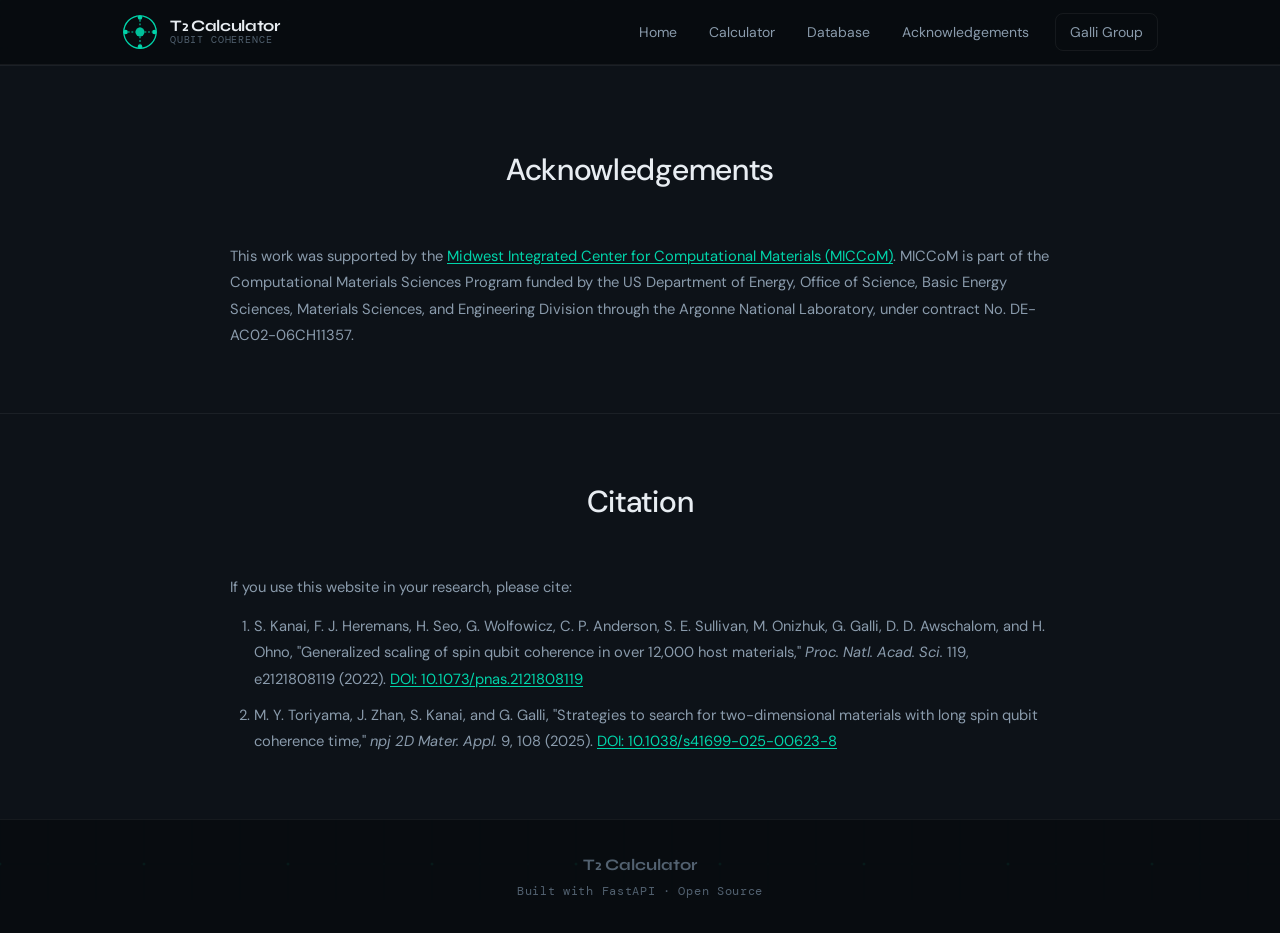
<file: frontend/acknowledgements.html>
<!DOCTYPE html>
<html lang="en">
<head>
  <meta charset="UTF-8" />
  <meta name="viewport" content="width=device-width, initial-scale=1.0" />
  <title>Acknowledgements · Spin Coherence Website</title>
  <link rel="icon" type="image/svg+xml" href="data:image/svg+xml,<svg xmlns='http://www.w3.org/2000/svg' viewBox='0 0 32 32'><circle cx='16' cy='16' r='14' fill='none' stroke='%2300d4aa' stroke-width='2'/><circle cx='16' cy='16' r='4' fill='%2300d4aa'/><line x1='16' y1='2' x2='16' y2='8' stroke='%2300d4aa' stroke-width='2'/><line x1='16' y1='24' x2='16' y2='30' stroke='%2300d4aa' stroke-width='2'/><line x1='2' y1='16' x2='8' y2='16' stroke='%2300d4aa' stroke-width='2'/><line x1='24' y1='16' x2='30' y2='16' stroke='%2300d4aa' stroke-width='2'/></svg>" />
  <link rel="preconnect" href="https://fonts.googleapis.com" />
  <link rel="preconnect" href="https://fonts.gstatic.com" crossorigin />
  <link href="https://fonts.googleapis.com/css2?family=DM+Mono:ital,wght@0,300;0,400;0,500;1,300&family=Syne:wght@400;500;600;700;800&family=DM+Sans:ital,opsz,wght@0,9..40,300;0,9..40,400;0,9..40,500;1,9..40,300&display=swap" rel="stylesheet" />
  <link rel="stylesheet" href="style.css" />
</head>
<body>
  <div class="bg-lattice" aria-hidden="true"><canvas id="latticeCanvas"></canvas></div>

  <header class="site-header">
    <div class="header-inner">
      <a href="index.html" class="logo">
        <svg class="logo-icon" viewBox="0 0 40 40" fill="none" xmlns="http://www.w3.org/2000/svg">
          <circle cx="20" cy="20" r="18" stroke="var(--accent)" stroke-width="1.5"/>
          <circle cx="20" cy="20" r="5" fill="var(--accent)" opacity="0.9"/>
          <circle cx="20" cy="4" r="2.5" fill="var(--accent)"/><circle cx="20" cy="36" r="2.5" fill="var(--accent)"/>
          <circle cx="4" cy="20" r="2.5" fill="var(--accent)"/><circle cx="36" cy="20" r="2.5" fill="var(--accent)"/>
          <line x1="20" y1="6.5" x2="20" y2="15" stroke="var(--accent)" stroke-width="1.2" stroke-dasharray="2 2"/>
          <line x1="20" y1="25" x2="20" y2="33.5" stroke="var(--accent)" stroke-width="1.2" stroke-dasharray="2 2"/>
          <line x1="6.5" y1="20" x2="15" y2="20" stroke="var(--accent)" stroke-width="1.2" stroke-dasharray="2 2"/>
          <line x1="25" y1="20" x2="33.5" y2="20" stroke="var(--accent)" stroke-width="1.2" stroke-dasharray="2 2"/>
        </svg>
        <div class="logo-text">
          <span class="logo-title">T&#x2082; Calculator</span>
          <span class="logo-sub">Qubit Coherence</span>
        </div>
      </a>
      <nav class="header-nav">
        <a href="index.html" class="nav-link">Home</a>
        <a href="calculator.html" class="nav-link">Calculator</a>
        <a href="database.html" class="nav-link">Database</a>
        <a href="acknowledgements.html" class="nav-link">Acknowledgements</a>
        <a href="https://galligroup.uchicago.edu" target="_blank" class="nav-link nav-github">Galli Group</a>
      </nav>
    </div>
  </header>

  <section class="acknowledgements-section" style="padding-top:5rem;" id="acknowledgements">
    <div class="ack-inner">
      <h2 class="ack-title">Acknowledgements</h2>
      <p class="ack-desc">
        This work was supported by the
        <a href="https://miccom-center.org" target="_blank">Midwest Integrated Center for Computational Materials (MICCoM)</a>.
        MICCoM is part of the Computational Materials Sciences Program funded by the US Department of Energy, Office of Science,
        Basic Energy Sciences, Materials Sciences, and Engineering Division through the Argonne National Laboratory, under contract No. DE-AC02-06CH11357.
      </p>
    </div>
  </section>

  <section class="acknowledgements-section" id="citation">
    <div class="ack-inner">
      <h2 class="ack-title">Citation</h2>
      <p class="ack-desc">If you use this website in your research, please cite:</p>
      <ol class="ack-desc" style="margin-top:0.75rem;padding-left:1.5rem;">
        <li style="margin-bottom:0.6rem;">
          S. Kanai, F. J. Heremans, H. Seo, G. Wolfowicz, C. P. Anderson, S. E. Sullivan,
          M. Onizhuk, G. Galli, D. D. Awschalom, and H. Ohno,
          "Generalized scaling of spin qubit coherence in over 12,000 host materials,"
          <em>Proc. Natl. Acad. Sci.</em> 119, e2121808119 (2022).
          <a href="https://doi.org/10.1073/pnas.2121808119" target="_blank">DOI: 10.1073/pnas.2121808119</a>
        </li>
        <li>
          M. Y. Toriyama, J. Zhan, S. Kanai, and G. Galli,
          "Strategies to search for two-dimensional materials with long spin qubit coherence time,"
          <em>npj 2D Mater. Appl.</em> 9, 108 (2025).
          <a href="https://doi.org/10.1038/s41699-025-00623-8" target="_blank">DOI: 10.1038/s41699-025-00623-8</a>
        </li>
      </ol>
    </div>
  </section>

  <footer class="site-footer">
    <div class="footer-inner">
      <div class="footer-logo">T&#x2082; Calculator</div>
      <p class="footer-copy">Built with FastAPI &middot; Open Source</p>
    </div>
  </footer>

  <script src="app.js"></script>
</body>
</html>
</file>
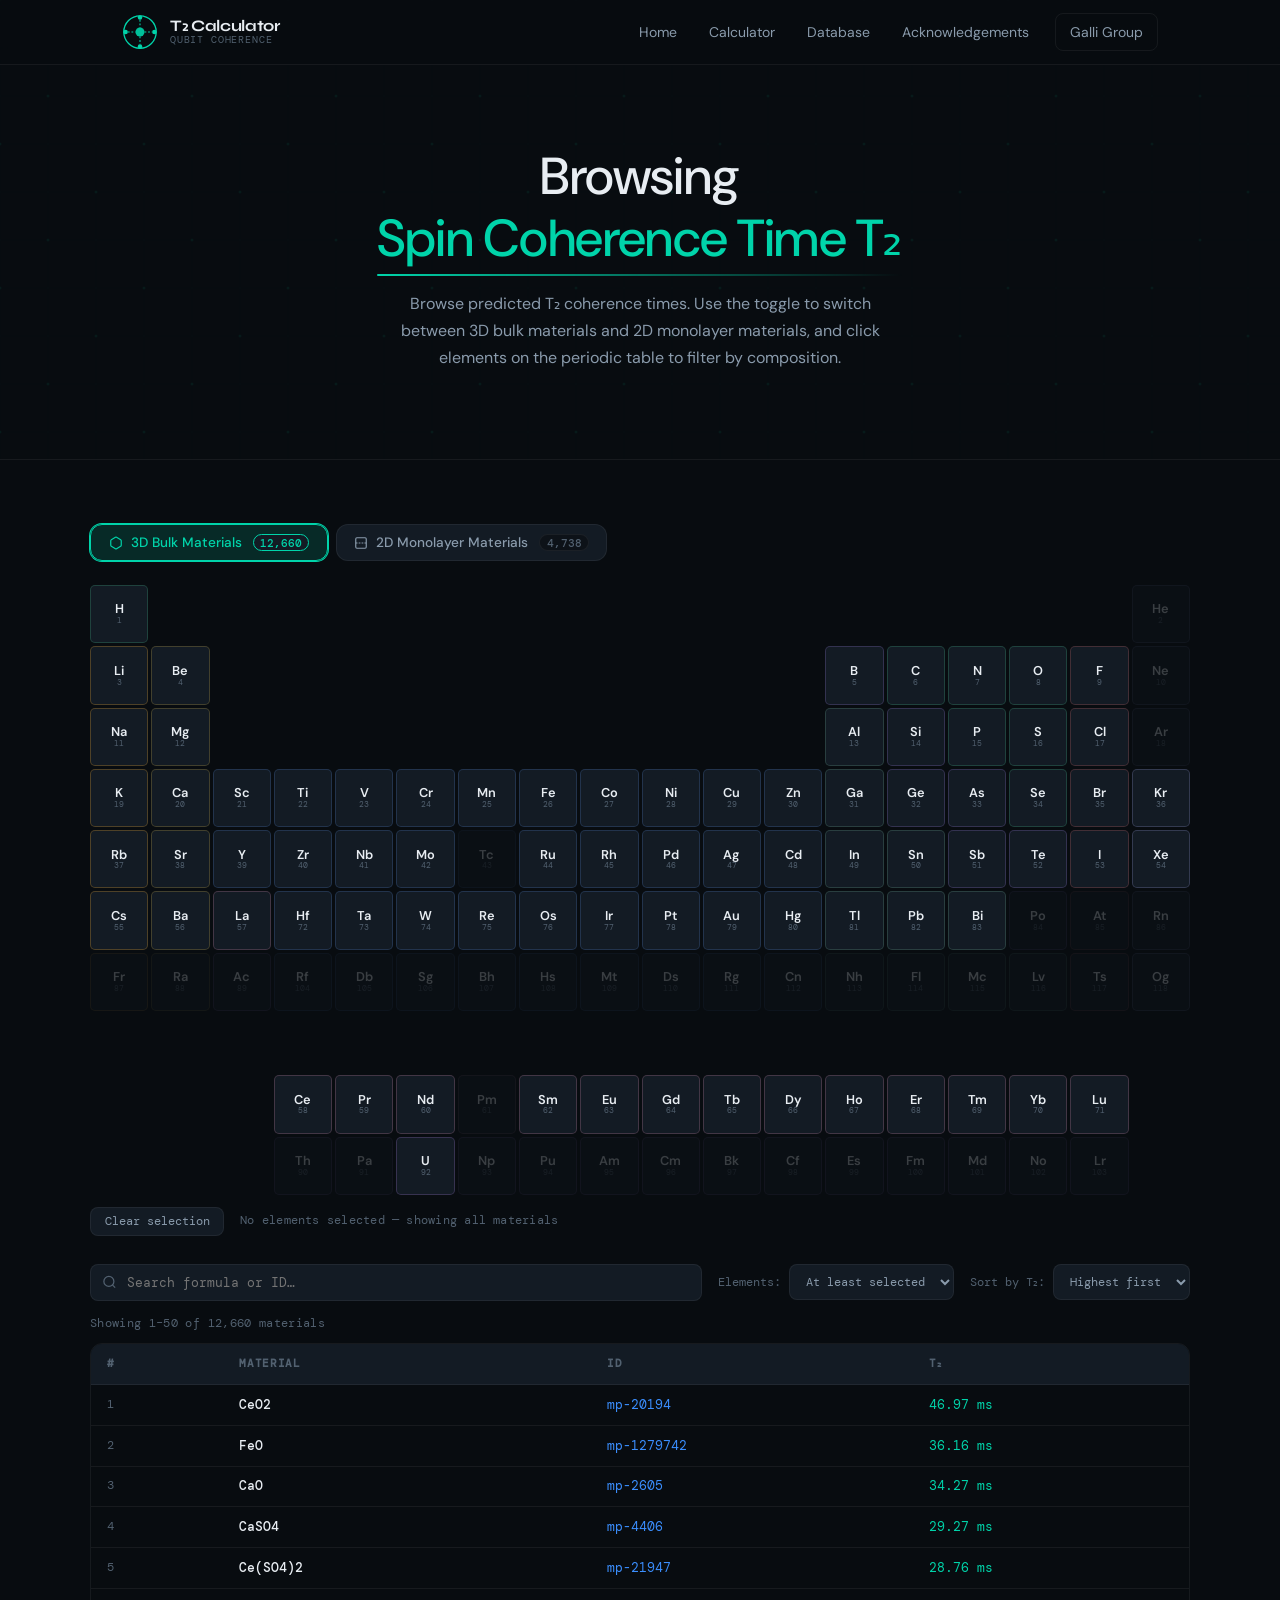
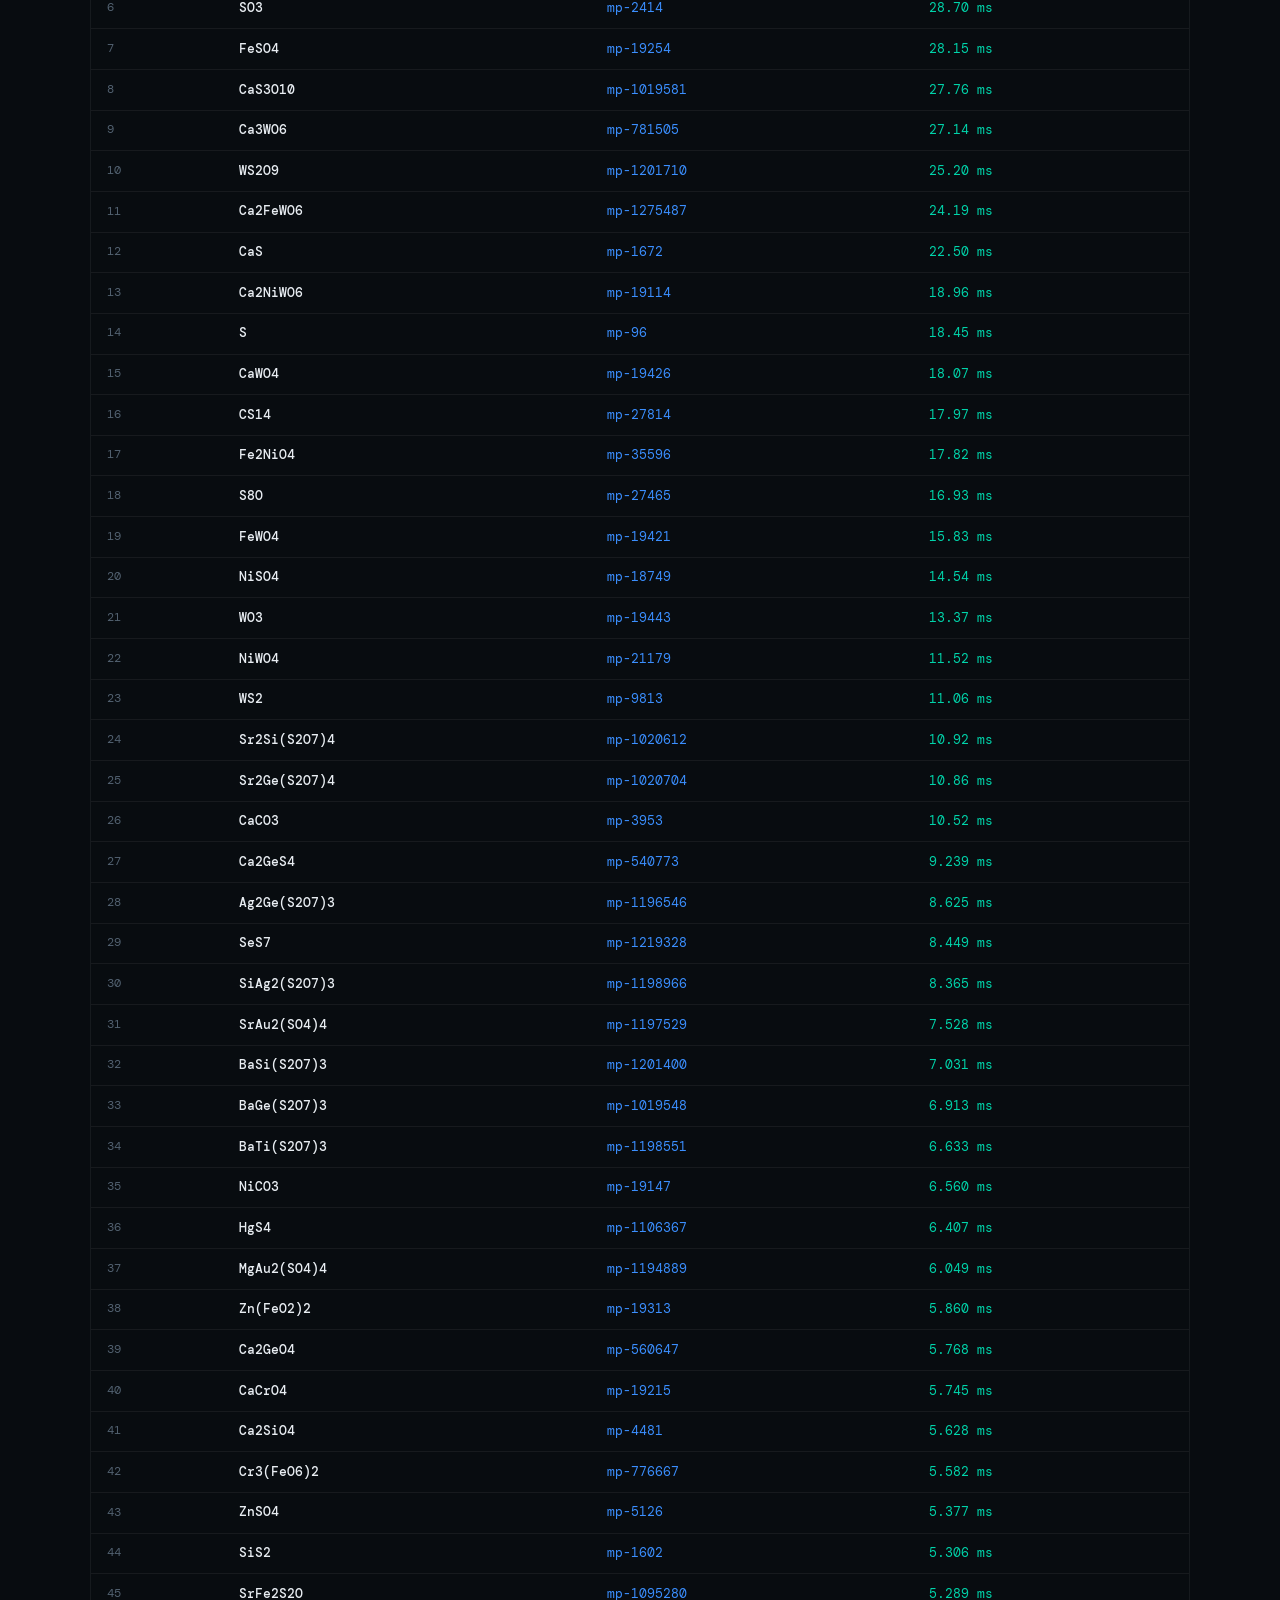
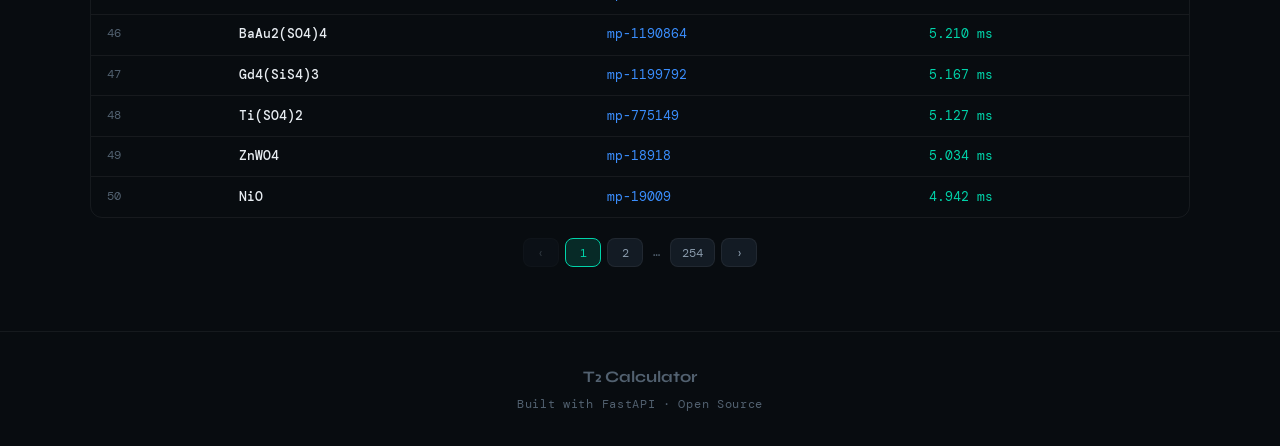
<file: frontend/database.html>
<!DOCTYPE html>
<html lang="en">
<head>
  <meta charset="UTF-8" />
  <meta name="viewport" content="width=device-width, initial-scale=1.0" />
  <title>The Database · Spin Coherence Website</title>
  <link rel="icon" type="image/svg+xml" href="data:image/svg+xml,<svg xmlns='http://www.w3.org/2000/svg' viewBox='0 0 32 32'><circle cx='16' cy='16' r='14' fill='none' stroke='%2300d4aa' stroke-width='2'/><circle cx='16' cy='16' r='4' fill='%2300d4aa'/><line x1='16' y1='2' x2='16' y2='8' stroke='%2300d4aa' stroke-width='2'/><line x1='16' y1='24' x2='16' y2='30' stroke='%2300d4aa' stroke-width='2'/><line x1='2' y1='16' x2='8' y2='16' stroke='%2300d4aa' stroke-width='2'/><line x1='24' y1='16' x2='30' y2='16' stroke='%2300d4aa' stroke-width='2'/></svg>" />
  <link rel="preconnect" href="https://fonts.googleapis.com" />
  <link rel="preconnect" href="https://fonts.gstatic.com" crossorigin />
  <link href="https://fonts.googleapis.com/css2?family=DM+Mono:ital,wght@0,300;0,400;0,500;1,300&family=Syne:wght@400;500;600;700;800&family=DM+Sans:ital,opsz,wght@0,9..40,300;0,9..40,400;0,9..40,500;1,9..40,300&display=swap" rel="stylesheet" />
  <link rel="stylesheet" href="style.css" />
</head>
<body>
  <div class="bg-lattice" aria-hidden="true"><canvas id="latticeCanvas"></canvas></div>

  <header class="site-header">
    <div class="header-inner">
      <a href="index.html" class="logo">
        <svg class="logo-icon" viewBox="0 0 40 40" fill="none" xmlns="http://www.w3.org/2000/svg">
          <circle cx="20" cy="20" r="18" stroke="var(--accent)" stroke-width="1.5"/>
          <circle cx="20" cy="20" r="5" fill="var(--accent)" opacity="0.9"/>
          <circle cx="20" cy="4" r="2.5" fill="var(--accent)"/><circle cx="20" cy="36" r="2.5" fill="var(--accent)"/>
          <circle cx="4" cy="20" r="2.5" fill="var(--accent)"/><circle cx="36" cy="20" r="2.5" fill="var(--accent)"/>
          <line x1="20" y1="6.5" x2="20" y2="15" stroke="var(--accent)" stroke-width="1.2" stroke-dasharray="2 2"/>
          <line x1="20" y1="25" x2="20" y2="33.5" stroke="var(--accent)" stroke-width="1.2" stroke-dasharray="2 2"/>
          <line x1="6.5" y1="20" x2="15" y2="20" stroke="var(--accent)" stroke-width="1.2" stroke-dasharray="2 2"/>
          <line x1="25" y1="20" x2="33.5" y2="20" stroke="var(--accent)" stroke-width="1.2" stroke-dasharray="2 2"/>
        </svg>
        <div class="logo-text">
          <span class="logo-title">T&#x2082; Calculator</span>
          <span class="logo-sub">Qubit Coherence</span>
        </div>
      </a>
      <nav class="header-nav">
        <a href="index.html" class="nav-link">Home</a>
        <a href="calculator.html" class="nav-link">Calculator</a>
        <a href="database.html" class="nav-link">Database</a>
        <a href="acknowledgements.html" class="nav-link">Acknowledgements</a>
        <a href="https://galligroup.uchicago.edu" target="_blank" class="nav-link nav-github">Galli Group</a>
      </nav>
    </div>
  </header>

  <section class="hero">
    <div class="hero-inner">
      <h1 class="hero-title">
        Browsing <br />
        <span class="hero-accent">Spin Coherence Time T&#x2082;</span>
      </h1>
      <p class="hero-desc">Browse predicted T&#x2082; coherence times. Use the toggle to switch between 3D bulk materials and 2D monolayer materials, and click elements on the periodic table to filter by composition.</p>
    </div>
  </section>

  <section class="db-section" id="database">
    <div class="db-inner">

      <!-- Dimensionality toggle -->
      <div class="db-dim-toggle" id="dbDimToggle">
        <button class="db-dim-btn selected" id="dbDim3D" data-dim="3D">
          <svg viewBox="0 0 24 24" fill="none" stroke="currentColor" stroke-width="2" width="14" height="14"><path d="M21 16V8a2 2 0 0 0-1-1.73l-7-4a2 2 0 0 0-2 0l-7 4A2 2 0 0 0 3 8v8a2 2 0 0 0 1 1.73l7 4a2 2 0 0 0 2 0l7-4A2 2 0 0 0 21 16z"/></svg>
          3D Bulk Materials
          <span class="db-dim-count" id="count3D"></span>
        </button>
        <button class="db-dim-btn" id="dbDim2D" data-dim="2D">
          <svg viewBox="0 0 24 24" fill="none" stroke="currentColor" stroke-width="2" width="14" height="14"><rect x="3" y="3" width="18" height="18" rx="2"/><line x1="3" y1="12" x2="21" y2="12" stroke-dasharray="3 2"/></svg>
          2D Monolayer Materials
          <span class="db-dim-count" id="count2D"></span>
        </button>
      </div>

      <!-- Periodic Table -->
      <div class="ptable-wrap">
        <div class="ptable" id="ptable"></div>
        <div class="ptable-controls">
          <button class="ptable-clear-btn" id="ptableClear">Clear selection</button>
          <span class="ptable-hint" id="ptableHint">No elements selected &mdash; showing all materials</span>
        </div>
      </div>

      <!-- Search & Sort bar -->
      <div class="db-toolbar">
        <div class="db-search-wrap">
          <svg viewBox="0 0 24 24" fill="none" stroke="currentColor" stroke-width="2" width="15" height="15" class="db-search-icon"><circle cx="11" cy="11" r="8"/><line x1="21" y1="21" x2="16.65" y2="16.65"/></svg>
          <input type="text" class="db-search" id="dbSearch" placeholder="Search formula or ID&hellip;" autocomplete="off" />
        </div>
        <div class="db-sort-wrap">
          <label class="db-sort-label" for="dbFilterMode">Elements:</label>
          <select class="db-sort" id="dbFilterMode">
            <option value="at-least">At least selected</option>
            <option value="only">Only selected</option>
          </select>
        </div>
        <div class="db-sort-wrap">
          <label class="db-sort-label" for="dbSort">Sort by T&#x2082;:</label>
          <select class="db-sort" id="dbSort">
            <option value="desc">Highest first</option>
            <option value="asc">Lowest first</option>
          </select>
        </div>
      </div>

      <!-- Results count -->
      <div class="db-meta" id="dbMeta">Loading database&hellip;</div>

      <!-- Table -->
      <div class="db-table-wrap">
        <table class="db-table" id="dbTable">
          <thead>
            <tr>
              <th class="db-th">#</th>
              <th class="db-th">Material</th>
              <th class="db-th" id="dbColId">ID</th>
              <th class="db-th" id="dbColSrc" style="display:none">Source Database</th>
              <th class="db-th">T&#x2082;</th>
            </tr>
          </thead>
          <tbody id="dbTbody"></tbody>
        </table>
      </div>

      <!-- Pagination -->
      <div class="db-pagination" id="dbPagination"></div>
    </div>
  </section>

  <footer class="site-footer">
    <div class="footer-inner">
      <div class="footer-logo">T&#x2082; Calculator</div>
      <p class="footer-copy">Built with FastAPI &middot; Open Source</p>
    </div>
  </footer>

  <script src="app.js"></script>
</body>
</html>
</file>
<file: frontend/style.css>
/* =============================================
   T₂ CALCULATOR — STYLESHEET
   ============================================= */

:root {
  --bg:           #080c10;
  --bg-panel:     #0d1218;
  --bg-panel-2:   #111820;
  --bg-card:      #131b24;
  --bg-card-2:    #171f2a;
  --border:       rgba(0, 212, 170, 0.12);
  --border-light: rgba(255, 255, 255, 0.06);
  --accent:       #00d4aa;
  --accent-dim:   rgba(0, 212, 170, 0.15);
  --accent-glow:  rgba(0, 212, 170, 0.25);
  --accent2:      #3b8fff;
  --accent2-dim:  rgba(59, 143, 255, 0.12);
  --text:         #e8edf2;
  --text-2:       #8a9bac;
  --text-3:       #526170;
  --red:          #ff5757;
  --red-dim:      rgba(255, 87, 87, 0.12);
  --font-heading: 'Syne', sans-serif;
  --font-body:    'DM Sans', sans-serif;
  --font-mono:    'DM Mono', monospace;
  --radius:       12px;
  --radius-sm:    8px;
  --shadow:       0 4px 32px rgba(0,0,0,0.5);
  --shadow-accent: 0 0 40px rgba(0, 212, 170, 0.12);
}

*, *::before, *::after { box-sizing: border-box; margin: 0; padding: 0; }
html { scroll-behavior: smooth; }
body {
  background: var(--bg);
  color: var(--text);
  font-family: var(--font-body);
  font-size: 15px;
  line-height: 1.6;
  min-height: 100vh;
  overflow-x: hidden;
}

.bg-lattice {
  position: fixed;
  inset: 0;
  z-index: 0;
  pointer-events: none;
  opacity: 0.35;
}
#latticeCanvas { width: 100%; height: 100%; }

code {
  font-family: var(--font-mono);
  font-size: 0.88em;
  background: var(--accent-dim);
  color: var(--accent);
  padding: 0.1em 0.4em;
  border-radius: 4px;
}

/* ── Header ── */
.site-header {
  position: sticky;
  top: 0;
  z-index: 100;
  background: rgba(8, 12, 16, 0.85);
  backdrop-filter: blur(16px);
  -webkit-backdrop-filter: blur(16px);
  border-bottom: 1px solid var(--border-light);
}
.header-inner {
  max-width: 1100px;
  margin: 0 auto;
  padding: 0 2rem;
  height: 64px;
  display: flex;
  align-items: center;
  justify-content: space-between;
}
.logo { display: flex; align-items: center; gap: 12px; text-decoration: none; }
.logo-icon { width: 36px; height: 36px; flex-shrink: 0; }
.logo-text { display: flex; flex-direction: column; gap: 1px; }
.logo-title {
  font-family: var(--font-heading);
  font-weight: 700;
  font-size: 1rem;
  color: var(--text);
  letter-spacing: -0.02em;
  line-height: 1;
}
.logo-sub {
  font-family: var(--font-mono);
  font-size: 0.65rem;
  color: var(--text-3);
  letter-spacing: 0.08em;
  text-transform: uppercase;
  line-height: 1;
}
.header-nav { display: flex; align-items: center; gap: 0.25rem; }
.nav-link {
  font-family: var(--font-body);
  font-size: 0.875rem;
  color: var(--text-2);
  text-decoration: none;
  padding: 0.4rem 0.875rem;
  border-radius: var(--radius-sm);
  transition: color 0.2s, background 0.2s;
  display: flex;
  align-items: center;
  gap: 6px;
}
.nav-link:hover { color: var(--text); background: var(--bg-card); }
.nav-github { border: 1px solid var(--border-light); margin-left: 0.5rem; }
.nav-github:hover { border-color: var(--border); }

/* ── Hero ── */
.hero {
  position: relative;
  z-index: 1;
  padding: 5rem 2rem 3rem;
  text-align: center;
}
.hero-inner {
  max-width: 720px;
  margin: 0 auto;
  animation: fadeUp 0.7s ease both;
}
.hero-badge {
  display: inline-block;
  font-family: var(--font-mono);
  font-size: 0.72rem;
  letter-spacing: 0.12em;
  text-transform: uppercase;
  color: var(--accent);
  border: 1px solid var(--border);
  padding: 0.3rem 0.9rem;
  border-radius: 100px;
  margin-bottom: 1.75rem;
  background: var(--accent-dim);
}

/* CHANGE 2: Hero title uses DM Sans (body font) instead of Syne */
.hero-title {
  font-family: var(--font-body);
  font-size: clamp(2rem, 5vw, 3.25rem);
  font-weight: 500;
  line-height: 1.2;
  letter-spacing: -0.01em;
  color: var(--text);
  margin-bottom: 1.25rem;
}
.hero-accent {
  color: var(--accent);
  font-weight: 500;
  position: relative;
}
.hero-accent::after {
  content: '';
  position: absolute;
  bottom: -4px;
  left: 0; right: 0;
  height: 2px;
  background: linear-gradient(90deg, var(--accent), transparent);
  border-radius: 2px;
}
.hero-desc {
  font-size: 1rem;
  color: var(--text-2);
  max-width: 520px;
  margin: 0 auto 2.5rem;
  line-height: 1.7;
}
.hero-stats {
  display: flex;
  align-items: center;
  justify-content: center;
  gap: 1.5rem;
  animation: fadeUp 0.7s 0.15s ease both;
}
.stat-item { display: flex; flex-direction: column; align-items: center; gap: 4px; }
.stat-value { font-family: var(--font-mono); font-size: 0.9rem; font-weight: 500; color: var(--accent); }
.stat-label { font-size: 0.72rem; color: var(--text-3); letter-spacing: 0.04em; }
.stat-divider { width: 1px; height: 32px; background: var(--border-light); }

/* ── Main App ── */
.app-main {
  position: relative;
  z-index: 1;
  padding: 1rem 2rem 5rem;
}
.app-container {
  max-width: 780px;
  margin: 0 auto;
  display: flex;
  flex-direction: column;
  gap: 1.5rem;
}

/* ── Panel ── */
.panel {
  background: var(--bg-panel);
  border: 1px solid var(--border-light);
  border-radius: var(--radius);
  padding: 2rem;
  position: relative;
  overflow: hidden;
  animation: fadeUp 0.6s ease both;
}
.panel::before {
  content: '';
  position: absolute;
  top: 0; left: 0; right: 0;
  height: 1px;
  background: linear-gradient(90deg, transparent, var(--border), transparent);
}
.panel-header {
  margin-bottom: 1.75rem;
  display: flex;
  align-items: flex-start;
  justify-content: space-between;
  gap: 1rem;
}
.panel-title {
  font-family: var(--font-heading);
  font-size: 1.1rem;
  font-weight: 700;
  color: var(--text);
  letter-spacing: -0.02em;
  display: flex;
  align-items: center;
  gap: 10px;
  line-height: 1.2;
}
.panel-num {
  font-family: var(--font-mono);
  font-size: 0.7rem;
  color: var(--accent);
  letter-spacing: 0.08em;
  background: var(--accent-dim);
  padding: 0.2em 0.5em;
  border-radius: 4px;
  border: 1px solid var(--border);
}
.panel-desc { font-size: 0.875rem; color: var(--text-3); margin-top: 0.4rem; }

/* ── Drop Zone ── */
.drop-zone {
  border: 1.5px dashed var(--border);
  border-radius: var(--radius);
  padding: 3rem 2rem;
  text-align: center;
  cursor: pointer;
  transition: border-color 0.25s, background 0.25s, box-shadow 0.25s;
  position: relative;
  overflow: hidden;
  background: var(--bg-card);
  min-height: 200px;
  display: flex;
  align-items: center;
  justify-content: center;
}
.drop-zone:hover, .drop-zone:focus, .drop-zone.drag-over {
  border-color: var(--accent);
  background: var(--accent-dim);
  box-shadow: var(--shadow-accent);
  outline: none;
}
.drop-zone.drag-over { border-style: solid; }
.drop-zone-content { display: flex; flex-direction: column; align-items: center; gap: 0.6rem; }
.drop-icon {
  width: 64px; height: 64px;
  color: var(--text-3);
  margin-bottom: 0.5rem;
  transition: color 0.25s, transform 0.25s;
}
.drop-zone:hover .drop-icon, .drop-zone.drag-over .drop-icon {
  color: var(--accent);
  transform: translateY(-4px);
}
.drop-primary { font-size: 0.95rem; font-weight: 500; color: var(--text-2); }
.drop-secondary { font-size: 0.875rem; color: var(--text-3); }
.drop-hint {
  font-family: var(--font-mono);
  font-size: 0.7rem;
  color: var(--text-3);
  letter-spacing: 0.04em;
  margin-top: 0.5rem;
}
.browse-btn {
  background: none; border: none; color: var(--accent); cursor: pointer;
  font: inherit; font-size: 0.875rem; text-decoration: underline;
  text-underline-offset: 2px; padding: 0; transition: opacity 0.2s;
}
.browse-btn:hover { opacity: 0.75; }

/* CHANGE 5: file list in drop zone */
.drop-zone-ready {
  display: flex;
  flex-direction: column;
  align-items: stretch;
  gap: 0.75rem;
  width: 100%;
  padding: 0.5rem;
  animation: fadeIn 0.3s ease;
}
.file-list {
  display: flex;
  flex-direction: column;
  gap: 0.4rem;
  max-height: 220px;
  overflow-y: auto;
}
.file-list::-webkit-scrollbar { width: 4px; }
.file-list::-webkit-scrollbar-track { background: transparent; }
.file-list::-webkit-scrollbar-thumb { background: var(--border); border-radius: 4px; }

.file-list-item {
  display: flex;
  align-items: center;
  gap: 0.75rem;
  background: var(--bg-card-2);
  border: 1px solid var(--border-light);
  border-radius: var(--radius-sm);
  padding: 0.6rem 0.875rem;
}
.file-list-icon { color: var(--accent); flex-shrink: 0; }
.file-list-info { flex: 1; text-align: left; min-width: 0; }
.file-list-name {
  font-family: var(--font-mono);
  font-size: 0.82rem;
  color: var(--text);
  white-space: nowrap;
  overflow: hidden;
  text-overflow: ellipsis;
}
.file-list-size { font-size: 0.72rem; color: var(--text-3); margin-top: 1px; }
.file-list-status {
  font-family: var(--font-mono);
  font-size: 0.7rem;
  padding: 0.15em 0.5em;
  border-radius: 4px;
  flex-shrink: 0;
}
.file-list-status.pending  { background: var(--accent-dim);  color: var(--accent); }
.file-list-status.loading  { background: rgba(59,143,255,0.12); color: var(--accent2); }
.file-list-status.done     { background: rgba(0,212,170,0.12); color: var(--accent); }
.file-list-status.error    { background: var(--red-dim); color: var(--red); }

.file-remove-all {
  display: flex;
  align-items: center;
  justify-content: center;
  gap: 6px;
  background: var(--bg-card);
  border: 1px solid var(--border-light);
  border-radius: var(--radius-sm);
  color: var(--text-3);
  font-family: var(--font-body);
  font-size: 0.78rem;
  cursor: pointer;
  padding: 0.45rem 0.875rem;
  transition: color 0.2s, border-color 0.2s;
  align-self: flex-end;
}
.file-remove-all:hover { color: var(--red); border-color: var(--red); }

/* ── Error ── */
/* ── Ensures HTML 'hidden' attribute always wins over CSS display rules ── */
[hidden] { display: none !important; }

.error-msg {
  display: flex;
  align-items: center;
  gap: 8px;
  background: var(--red-dim);
  border: 1px solid rgba(255,87,87,0.25);
  border-radius: var(--radius-sm);
  padding: 0.75rem 1rem;
  color: var(--red);
  font-size: 0.875rem;
  margin-top: 1rem;
  animation: fadeIn 0.3s ease;
}

/* ── Compute Button ── */
.compute-btn {
  position: relative;
  margin-top: 1.5rem;
  width: 100%;
  padding: 0.9rem 1.5rem;
  background: linear-gradient(135deg, var(--accent) 0%, #00b890 100%);
  color: #080c10;
  font-family: var(--font-heading);
  font-weight: 700;
  font-size: 1rem;
  letter-spacing: 0.01em;
  border: none;
  border-radius: var(--radius);
  cursor: pointer;
  overflow: hidden;
  transition: opacity 0.25s, transform 0.2s, box-shadow 0.25s;
  box-shadow: 0 4px 24px rgba(0,212,170,0.25);
}
.compute-btn:not(:disabled):hover {
  transform: translateY(-2px);
  box-shadow: 0 8px 32px rgba(0,212,170,0.35);
}
.compute-btn:not(:disabled):active { transform: translateY(0); }
.compute-btn:disabled { opacity: 0.35; cursor: not-allowed; box-shadow: none; }
.compute-btn-inner {
  position: relative; z-index: 1;
  display: flex; align-items: center; justify-content: center; gap: 8px;
}
.btn-shimmer {
  position: absolute; inset: 0;
  background: linear-gradient(105deg, transparent 40%, rgba(255,255,255,0.2) 50%, transparent 60%);
  background-size: 200% 100%;
  animation: shimmer 3s infinite;
}
.compute-btn:disabled .btn-shimmer { display: none; }

/* ── Loading ── */
.loading-state {
  display: flex;
  align-items: center;
  gap: 1.25rem;
  margin-top: 1.5rem;
  padding: 1.25rem 1.5rem;
  background: var(--bg-card);
  border: 1px solid var(--border-light);
  border-radius: var(--radius);
  animation: fadeIn 0.3s ease;
}
.spinner-ring {
  width: 36px; height: 36px;
  border: 2px solid var(--border-light);
  border-top-color: var(--accent);
  border-radius: 50%;
  animation: spin 0.8s linear infinite;
  flex-shrink: 0;
}
.loading-primary { font-size: 0.9rem; font-weight: 500; color: var(--text); }
.loading-secondary {
  font-family: var(--font-mono); font-size: 0.75rem; color: var(--accent);
  margin-top: 2px; transition: opacity 0.3s;
}

/* ── Results Panel ── */
.results-panel { animation: fadeUp 0.5s ease both; }
.reset-btn {
  display: flex; align-items: center; gap: 6px;
  background: var(--bg-card); border: 1px solid var(--border-light);
  border-radius: var(--radius-sm); color: var(--text-2);
  font-family: var(--font-body); font-size: 0.8rem;
  cursor: pointer; padding: 0.4rem 0.8rem;
  transition: color 0.2s, border-color 0.2s;
  white-space: nowrap; flex-shrink: 0;
}
.reset-btn:hover { color: var(--text); border-color: var(--border); }

/* CHANGE 5: individual result card per file */
.result-card {
  background: var(--bg-card);
  border: 1px solid var(--border-light);
  border-radius: var(--radius);
  margin-bottom: 1.25rem;
  overflow: hidden;
  animation: fadeUp 0.4s ease both;
}
.result-card-header {
  display: flex;
  align-items: center;
  justify-content: space-between;
  padding: 0.875rem 1.25rem;
  border-bottom: 1px solid var(--border-light);
  background: var(--bg-card-2);
}
.result-card-filename {
  font-family: var(--font-mono);
  font-size: 0.82rem;
  color: var(--accent);
  font-weight: 500;
}
.result-card-index {
  font-family: var(--font-mono);
  font-size: 0.68rem;
  color: var(--text-3);
  letter-spacing: 0.08em;
}
.result-card-body { padding: 1.25rem; }

/* T2 hero inside each card */
.t2-hero {
  background: linear-gradient(135deg, rgba(0,212,170,0.08), rgba(0,212,170,0.03));
  border: 1px solid var(--border);
  border-radius: var(--radius);
  padding: 1.5rem;
  text-align: center;
  margin-bottom: 1.25rem;
  position: relative;
  overflow: hidden;
}
.t2-hero::before {
  content: '';
  position: absolute; top: -60px; left: 50%; transform: translateX(-50%);
  width: 200px; height: 120px;
  background: radial-gradient(ellipse, rgba(0,212,170,0.15), transparent 70%);
  pointer-events: none;
}
.t2-label {
  font-family: var(--font-mono); font-size: 0.72rem;
  letter-spacing: 0.12em; text-transform: uppercase;
  color: var(--accent); margin-bottom: 0.75rem;
}
.t2-value-wrap {
  display: flex; align-items: baseline;
  justify-content: center; gap: 0.5rem; margin-bottom: 0.5rem;
}
.t2-value {
  font-family: var(--font-heading);
  font-size: clamp(2rem, 5vw, 3.25rem);
  font-weight: 800; color: var(--accent);
  letter-spacing: -0.04em; line-height: 1;
}
.t2-unit { font-family: var(--font-mono); font-size: 1.1rem; color: var(--text-2); }
.t2-desc { font-size: 0.8rem; color: var(--text-3); }

/* Info grid */
.info-grid {
  display: grid;
  grid-template-columns: repeat(2, 1fr);
  gap: 0.75rem;
  margin-bottom: 1.25rem;
}
.info-card {
  background: var(--bg-panel);
  border: 1px solid var(--border-light);
  border-radius: var(--radius-sm);
  padding: 0.875rem 1rem;
  animation: fadeIn 0.4s ease both;
}
.info-card-label {
  font-family: var(--font-mono); font-size: 0.68rem;
  letter-spacing: 0.1em; text-transform: uppercase;
  color: var(--text-3); margin-bottom: 0.3rem;
}
.info-card-value { font-family: var(--font-mono); font-size: 0.9rem; color: var(--text); font-weight: 500; }
.formula-value { font-size: 1rem; color: var(--accent2); letter-spacing: 0.02em; }

/* Lattice */
.section-subtitle {
  font-family: var(--font-mono); font-size: 0.72rem;
  letter-spacing: 0.12em; text-transform: uppercase;
  color: var(--text-3); margin-bottom: 0.75rem;
}
.lattice-section { margin-bottom: 1.25rem; }
.lattice-grid {
  display: grid;
  grid-template-columns: repeat(6, 1fr);
  gap: 0.5rem;
}
.lattice-card {
  background: var(--bg-panel);
  border: 1px solid var(--border-light);
  border-radius: var(--radius-sm);
  padding: 0.65rem 0.4rem;
  text-align: center;
  display: flex; flex-direction: column; align-items: center; gap: 3px;
}
.lattice-sym { font-family: 'Georgia', serif; font-style: italic; font-size: 0.95rem; color: var(--accent2); line-height: 1; }
.lattice-val { font-family: var(--font-mono); font-size: 0.78rem; color: var(--text); font-weight: 500; }
.lattice-unit { font-family: var(--font-mono); font-size: 0.6rem; color: var(--text-3); }

/* Raw JSON */
.raw-section { border-top: 1px solid var(--border-light); padding-top: 1rem; margin-top: 0.5rem; }
.raw-toggle {
  background: none; border: none; color: var(--text-2);
  font-family: var(--font-mono); font-size: 0.78rem;
  cursor: pointer; display: flex; align-items: center;
  gap: 8px; padding: 0.5rem 0;
  transition: color 0.2s; letter-spacing: 0.02em;
}
.raw-toggle:hover { color: var(--accent); }
.raw-toggle .chevron { transition: transform 0.25s; margin-left: auto; }
.raw-toggle[aria-expanded="true"] .chevron { transform: rotate(180deg); }
.raw-content { margin-top: 0.75rem; animation: fadeIn 0.3s ease; }
.raw-json {
  background: var(--bg); border: 1px solid var(--border-light);
  border-radius: var(--radius-sm); padding: 1.25rem;
  font-family: var(--font-mono); font-size: 0.78rem;
  line-height: 1.7; color: var(--accent);
  white-space: pre-wrap; word-break: break-all;
  max-height: 320px; overflow-y: auto;
}
.raw-json::-webkit-scrollbar { width: 4px; }
.raw-json::-webkit-scrollbar-track { background: transparent; }
.raw-json::-webkit-scrollbar-thumb { background: var(--border); border-radius: 4px; }

.download-row {
  display: flex;
  gap: 0.6rem;
  margin-top: 1.25rem;
  padding-top: 1.25rem;
  border-top: 1px solid var(--border-light);
}
.download-btn {
  display: flex;
  align-items: center;
  gap: 0.4rem;
  padding: 0.45rem 0.9rem;
  border-radius: var(--radius-sm);
  border: 1px solid var(--border-light);
  background: var(--bg-card);
  color: var(--text-2);
  font-family: var(--font-mono);
  font-size: 0.75rem;
  letter-spacing: 0.03em;
  cursor: pointer;
  transition: border-color 0.2s, color 0.2s, background 0.2s;
}
.download-btn:hover {
  border-color: var(--accent);
  color: var(--accent);
  background: var(--accent-dim);
}
.download-btn-excel:hover {
  border-color: #1d7a45;
  color: #2db86a;
  background: rgba(29, 122, 69, 0.12);
}

/* ── About ── */
.about-section {
  position: relative; z-index: 1;
  padding: 5rem 2rem;
  border-top: 1px solid var(--border-light);
  background: var(--bg-panel);
}
.about-inner { max-width: 1100px; margin: 0 auto; }

/* Section titles — DM Sans to match hero title */
.about-title, .ack-title, .theory-title {
  font-family: var(--font-body);
  font-size: clamp(1.5rem, 3vw, 1.9rem);
  font-weight: 500;
  letter-spacing: -0.01em;
  text-align: center;   /* (3) centers Acknowledgements title */
  color: var(--text);
  margin-bottom: 3rem;
}

.steps-grid { display: grid; grid-template-columns: repeat(4, 1fr); gap: 1.25rem; margin-bottom: 0; }
.step-card {
  background: var(--bg-card); border: 1px solid var(--border-light);
  border-radius: var(--radius); padding: 1.5rem 1.25rem;
  transition: border-color 0.25s, transform 0.25s;
}
.step-card:hover { border-color: var(--border); transform: translateY(-4px); }
.step-num {
  font-family: var(--font-mono); font-size: 0.7rem;
  letter-spacing: 0.1em; color: var(--accent);
  background: var(--accent-dim); padding: 0.2em 0.6em;
  border-radius: 4px; display: inline-block; margin-bottom: 0.875rem;
}
.step-card h3 {
  font-family: var(--font-heading); font-size: 0.95rem;
  font-weight: 700; margin-bottom: 0.5rem; letter-spacing: -0.01em;
}
.step-card p { font-size: 0.83rem; color: var(--text-2); line-height: 1.65; }

/* CHANGE 2: Theory section below the step cards */
.theory-section {
  margin-top: 3.5rem;
  border-top: 1px solid var(--border-light);
  padding-top: 3rem;
}
.theory-title {
  font-family: var(--font-body);
  font-size: 1.15rem;
  font-weight: 500;
  color: var(--text);
  margin-bottom: 1.25rem;
  letter-spacing: -0.01em;
  max-width: 820px;
  margin-left: auto;
  margin-right: auto;
  text-align: center;
}
.theory-body {
  font-size: 0.9rem;
  color: var(--text-2);
  line-height: 1.8;
  max-width: 820px;
  margin-left: auto;
  margin-right: auto;
}
.theory-body p { margin-bottom: 1rem; }
.theory-body p:last-child { margin-bottom: 0; }
.theory-body a { color: var(--accent); text-decoration: underline; text-underline-offset: 2px; }
.theory-body strong { color: var(--text); font-weight: 500; }

/* (1) Indented bullet points */
.theory-body ul, .theory-body ol {
  margin: 0.75rem 0 1rem 2rem;
  padding: 0;
}
.theory-body li {
  margin-bottom: 0.55rem;
  line-height: 1.75;
}
.theory-body li:last-child { margin-bottom: 0; }

/* Citation superscript links */
.cite-link, .cite-link-nohover {
  color: var(--accent);
  text-decoration: none;
  font-size: 0.78em;
  vertical-align: super;
  line-height: 0;
  font-family: var(--font-mono);
  padding: 0 1px;
}
.cite-link { transition: opacity 0.2s; }
.cite-link:hover { opacity: 0.7; text-decoration: underline; }

/* References block */
.theory-references {
  margin-top: 2.5rem;
  padding-top: 1.75rem;
  border-top: 1px solid var(--border-light);
}
.theory-references-title {
  font-family: var(--font-body);
  font-size: 1rem;
  font-weight: 500;
  color: var(--text);
  margin-bottom: 0.75rem;
  letter-spacing: -0.01em;
}
/* (2) References label stays flush-left; numbered items are indented */
.theory-references ol {
  list-style: decimal;
  margin: 0 0 0 2rem;  /* indent the list without moving the label */
  padding: 0;
}
.theory-references li {
  font-size: 0.83rem;
  color: var(--text-3);
  line-height: 1.65;
  margin-bottom: 0.6rem;
  scroll-margin-top: 80px;
}
.theory-references li a {
  color: var(--accent);
  text-decoration: underline;
  text-underline-offset: 2px;
}
.theory-references li a:hover { opacity: 0.75; }

/* (4) Dimensionality selector */
.dim-selector-wrap {
  margin-top: 0;
  margin-bottom: 1.25rem;
  display: flex;
  flex-direction: column;
  gap: 0.5rem;
}
.dim-selector-label {
  font-family: var(--font-mono);
  font-size: 0.72rem;
  letter-spacing: 0.1em;
  text-transform: uppercase;
  color: var(--text-3);
}
.dim-selector-pills {
  display: flex;
  gap: 0.5rem;
}
.dim-pill {
  flex: 1;
  padding: 0.6rem 1rem;
  border-radius: var(--radius-sm);
  border: 1.5px solid var(--border-light);
  background: var(--bg-card);
  color: var(--text-2);
  font-family: var(--font-body);
  font-size: 0.9rem;
  font-weight: 500;
  cursor: pointer;
  transition: border-color 0.2s, background 0.2s, color 0.2s;
  text-align: center;
}
.dim-pill:hover {
  border-color: var(--border);
  color: var(--text);
}
.dim-pill.selected {
  border-color: var(--accent);
  background: var(--accent-dim);
  color: var(--accent);
}
.dim-pill-sub {
  display: block;
  font-family: var(--font-mono);
  font-size: 0.65rem;
  color: var(--text-3);
  margin-top: 2px;
  letter-spacing: 0.04em;
}
.dim-pill.selected .dim-pill-sub { color: var(--accent); opacity: 0.7; }

/* Heterostructure pill uses accent2 when selected */
#pillHetero.selected {
  border-color: var(--accent2);
  background: var(--accent2-dim);
  color: var(--accent2);
}
#pillHetero.selected .dim-pill-sub { color: var(--accent2); opacity: 0.7; }

/* ── Heterostructure dual drop zones ── */
.hetero-zones {
  display: grid;
  grid-template-columns: 1fr 1fr;
  gap: 1rem;
}
.hetero-zone-col {
  display: flex;
  flex-direction: column;
  gap: 0.5rem;
}
.hetero-zone-header {
  display: flex;
  align-items: center;
  gap: 0.5rem;
}
.hetero-zone-title {
  font-family: var(--font-mono);
  font-size: 0.72rem;
  letter-spacing: 0.08em;
  text-transform: uppercase;
  color: var(--text-3);
}
.hetero-badge {
  font-family: var(--font-mono);
  font-size: 0.65rem;
  font-weight: 500;
  padding: 0.1em 0.5em;
  border-radius: 4px;
  letter-spacing: 0.06em;
}
.hetero-badge-2d {
  background: var(--accent-dim);
  color: var(--accent);
  border: 1px solid var(--border);
}
.hetero-badge-3d {
  background: var(--accent2-dim);
  color: var(--accent2);
  border: 1px solid rgba(59,143,255,0.2);
}
/* Smaller padding for hetero drop zones so they fit side-by-side */
.hetero-drop {
  padding: 1.5rem 1rem;
  min-height: 160px;
}
/* 3D drop zone accent uses --accent2 */
.hetero-drop-3d { border-color: rgba(59,143,255,0.15); }
.hetero-drop-3d:hover,
.hetero-drop-3d.drag-over { border-color: var(--accent2); }
.drop-icon-sm svg { width: 44px; height: 44px; }

@media (max-width: 600px) {
  .hetero-zones { grid-template-columns: 1fr; }
}
  display: flex;
  flex-wrap: wrap;
  gap: 1.5rem;
  margin: 2rem 0;
}
.theory-figure {
  flex: 1 1 280px;
  max-width: 480px;
}
.theory-figure img {
  width: 100%;
  height: auto;
  border-radius: var(--radius-sm);
  border: 1px solid var(--border-light);
  display: block;
}
.theory-figure figcaption {
  font-family: var(--font-mono);
  font-size: 0.72rem;
  color: var(--text-3);
  margin-top: 0.6rem;
  line-height: 1.5;
  letter-spacing: 0.02em;
}

/* ── CHANGE 1: Acknowledgements — same style as About section ── */
.acknowledgements-section {
  position: relative;
  z-index: 1;
  padding: 4rem 2rem;
  border-top: 1px solid var(--border-light);
  background: var(--bg-panel);
}
.ack-inner { max-width: 820px; margin: 0 auto; }
/* .ack-title shares styles with .about-title above */
.ack-desc {
  font-size: 0.92rem;
  color: var(--text-2);
  line-height: 1.8;
  text-align: left;
}
.ack-desc a {
  color: var(--accent);
  text-decoration: underline;
  text-underline-offset: 2px;
  transition: opacity 0.2s;
}
.ack-desc a:hover { opacity: 0.75; }

/* ── Database Explorer ── */
.db-section {
  position: relative; z-index: 1;
  padding: 4rem 2rem;
  border-top: 1px solid var(--border-light);
  background: var(--bg);
}
.db-inner { max-width: 1100px; margin: 0 auto; }

/* Periodic table */
.ptable-wrap { margin-bottom: 1.75rem; }
.ptable {
  display: grid;
  grid-template-columns: repeat(18, minmax(0, 1fr));
  gap: 3px;
  margin-bottom: 0.75rem;
}
.pt-cell {
  aspect-ratio: 1;
  display: flex;
  flex-direction: column;
  align-items: center;
  justify-content: center;
  border-radius: 5px;
  border: 1px solid var(--border-light);
  background: var(--bg-card);
  cursor: pointer;
  transition: border-color 0.15s, background 0.15s, transform 0.1s;
  min-width: 0;
  padding: 2px;
  user-select: none;
}
.pt-cell:hover {
  border-color: var(--accent);
  background: var(--accent-dim);
  transform: scale(1.1);
  z-index: 2;
  position: relative;
}
.pt-cell.selected {
  border-color: var(--accent);
  background: var(--accent-dim);
  box-shadow: 0 0 0 1px var(--accent);
}
.pt-cell.unavailable {
  opacity: 0.22;
  cursor: default;
  pointer-events: none;
}
.pt-cell.placeholder { border: none; background: transparent; cursor: default; pointer-events: none; }
.pt-sym  { font-family: var(--font-body); font-size: clamp(0.45rem, 1vw, 0.8rem); font-weight: 600; color: var(--text); line-height: 1; }
.pt-num  { font-family: var(--font-mono); font-size: clamp(0.3rem, 0.6vw, 0.55rem); color: var(--text-3); line-height: 1; margin-top: 1px; }

/* Category colours (subtle) */
.pt-alkali     { border-color: rgba(255,180,50,0.25); }
.pt-alkaline   { border-color: rgba(255,210,80,0.2); }
.pt-transition { border-color: rgba(100,160,255,0.18); }
.pt-post       { border-color: rgba(140,220,180,0.18); }
.pt-metalloid  { border-color: rgba(180,140,255,0.2); }
.pt-nonmetal   { border-color: rgba(80,220,160,0.2); }
.pt-halogen    { border-color: rgba(255,120,120,0.2); }
.pt-noble      { border-color: rgba(180,180,255,0.2); }
.pt-lanthanide { border-color: rgba(255,160,200,0.2); }
.pt-actinide   { border-color: rgba(200,140,255,0.2); }

.ptable-controls {
  display: flex;
  align-items: center;
  gap: 1rem;
  flex-wrap: wrap;
}
.ptable-clear-btn {
  font-family: var(--font-mono);
  font-size: 0.75rem;
  padding: 0.35rem 0.85rem;
  border: 1px solid var(--border-light);
  border-radius: var(--radius-sm);
  background: var(--bg-card);
  color: var(--text-2);
  cursor: pointer;
  transition: border-color 0.2s, color 0.2s;
}
.ptable-clear-btn:hover { border-color: var(--accent); color: var(--accent); }
.ptable-hint {
  font-family: var(--font-mono);
  font-size: 0.72rem;
  color: var(--text-3);
  letter-spacing: 0.02em;
}

/* Toolbar */
.db-toolbar {
  display: flex;
  gap: 1rem;
  align-items: center;
  margin-bottom: 0.9rem;
  flex-wrap: wrap;
}
.db-search-wrap {
  position: relative;
  flex: 1;
  min-width: 200px;
}
.db-search-icon {
  position: absolute;
  left: 0.75rem;
  top: 50%;
  transform: translateY(-50%);
  color: var(--text-3);
  pointer-events: none;
}
.db-search {
  width: 100%;
  padding: 0.55rem 0.75rem 0.55rem 2.25rem;
  border-radius: var(--radius-sm);
  border: 1px solid var(--border-light);
  background: var(--bg-card);
  color: var(--text);
  font-family: var(--font-mono);
  font-size: 0.82rem;
  outline: none;
  transition: border-color 0.2s;
}
.db-search:focus { border-color: var(--accent); }
.db-sort-wrap { display: flex; align-items: center; gap: 0.5rem; flex-shrink: 0; }
.db-sort-label { font-family: var(--font-mono); font-size: 0.75rem; color: var(--text-3); white-space: nowrap; }
.db-sort {
  padding: 0.5rem 0.75rem;
  border-radius: var(--radius-sm);
  border: 1px solid var(--border-light);
  background: var(--bg-card);
  color: var(--text-2);
  font-family: var(--font-mono);
  font-size: 0.78rem;
  outline: none;
  cursor: pointer;
  transition: border-color 0.2s;
}
.db-sort:focus { border-color: var(--accent); }

/* Meta */
.db-meta {
  font-family: var(--font-mono);
  font-size: 0.72rem;
  color: var(--text-3);
  letter-spacing: 0.03em;
  margin-bottom: 0.6rem;
}

/* Table */
.db-table-wrap {
  border: 1px solid var(--border-light);
  border-radius: var(--radius);
  overflow: hidden;
  overflow-x: auto;
}
.db-table {
  width: 100%;
  border-collapse: collapse;
  font-family: var(--font-mono);
  font-size: 0.8rem;
}
.db-th {
  background: var(--bg-card);
  color: var(--text-3);
  font-size: 0.7rem;
  font-weight: 600;
  letter-spacing: 0.06em;
  text-transform: uppercase;
  padding: 0.7rem 1rem;
  text-align: left;
  border-bottom: 1px solid var(--border-light);
  white-space: nowrap;
}
.db-table tbody tr {
  border-bottom: 1px solid var(--border-light);
  transition: background 0.12s;
}
.db-table tbody tr:last-child { border-bottom: none; }
.db-table tbody tr:hover { background: var(--bg-card); }
.db-td {
  padding: 0.6rem 1rem;
  color: var(--text-2);
  white-space: nowrap;
}
.db-td-num { color: var(--text-3); font-size: 0.72rem; }
.db-td-formula { color: var(--text); font-weight: 500; }
.db-td-id a {
  color: var(--accent2);
  text-decoration: none;
  transition: opacity 0.15s;
}
.db-td-id a:hover { opacity: 0.75; text-decoration: underline; }
.db-td-t2 { color: var(--accent); }

/* Pagination */
.db-pagination {
  display: flex;
  gap: 0.4rem;
  align-items: center;
  justify-content: center;
  margin-top: 1.25rem;
  flex-wrap: wrap;
}
.db-page-btn {
  font-family: var(--font-mono);
  font-size: 0.75rem;
  padding: 0.35rem 0.7rem;
  border-radius: var(--radius-sm);
  border: 1px solid var(--border-light);
  background: var(--bg-card);
  color: var(--text-2);
  cursor: pointer;
  transition: border-color 0.15s, color 0.15s, background 0.15s;
  min-width: 36px;
  text-align: center;
}
.db-page-btn:hover { border-color: var(--accent); color: var(--accent); }
.db-page-btn.active { border-color: var(--accent); color: var(--accent); background: var(--accent-dim); }
.db-page-btn:disabled { opacity: 0.3; pointer-events: none; }
.db-page-ellipsis { font-family: var(--font-mono); font-size: 0.75rem; color: var(--text-3); padding: 0 0.2rem; }

/* ── Footer ── */
.site-footer {
  position: relative; z-index: 1;
  border-top: 1px solid var(--border-light);
  padding: 2rem; text-align: center;
}
.footer-inner { max-width: 1100px; margin: 0 auto; }
.footer-logo { font-family: var(--font-heading); font-size: 1rem; font-weight: 700; color: var(--text-3); margin-bottom: 0.35rem; }
.footer-copy { font-family: var(--font-mono); font-size: 0.72rem; color: var(--text-3); letter-spacing: 0.06em; }

/* ── Animations ── */
@keyframes fadeUp {
  from { opacity: 0; transform: translateY(20px); }
  to   { opacity: 1; transform: translateY(0); }
}
@keyframes fadeIn {
  from { opacity: 0; } to { opacity: 1; }
}
@keyframes spin { to { transform: rotate(360deg); } }
@keyframes shimmer {
  0%   { background-position: 200% center; }
  100% { background-position: -200% center; }
}

/* ── Responsive ── */
@media (max-width: 768px) {
  .header-inner { padding: 0 1rem; }
  .hero { padding: 3.5rem 1rem 2rem; }
  .app-main { padding: 1rem 1rem 4rem; }
  .panel { padding: 1.5rem; }
  .info-grid { grid-template-columns: 1fr 1fr; gap: 0.6rem; }
  .lattice-grid { grid-template-columns: repeat(3, 1fr); }
  .steps-grid { grid-template-columns: 1fr 1fr; }
  .panel-header { flex-direction: column; align-items: flex-start; }
  .theory-figures { flex-direction: column; }
  .theory-figure { max-width: 100%; }
}
@media (max-width: 480px) {
  .hero-title { font-size: 1.75rem; }
  .header-nav .nav-link:not(.nav-github) { display: none; }
  .lattice-grid { grid-template-columns: repeat(2, 1fr); }
  .steps-grid { grid-template-columns: 1fr; }
  .info-grid { grid-template-columns: 1fr; }
}

/* ── Welcome Hero (index.html) ── */
.welcome-hero {
  position: relative;
  z-index: 1;
  min-height: calc(100vh - 64px);
  display: flex;
  align-items: center;
  justify-content: center;
  padding: 5rem 2rem 4rem;
  overflow: hidden;
}

.welcome-hero-inner {
  max-width: 1100px;
  width: 100%;
  margin: 0 auto;
  display: flex;
  align-items: center;
  gap: 5rem;
}

/* Decorative rotating atom rings */
.welcome-rings {
  flex-shrink: 0;
  position: relative;
  width: 280px;
  height: 280px;
}
.welcome-ring {
  position: absolute;
  border-radius: 50%;
  border: 1.5px solid var(--accent);
  top: 50%; left: 50%;
  transform: translate(-50%, -50%);
}
.welcome-ring-1 {
  width: 280px; height: 280px;
  border-color: rgba(0,212,170,0.15);
  animation: ring-spin 18s linear infinite;
}
.welcome-ring-2 {
  width: 200px; height: 200px;
  border-color: rgba(0,212,170,0.25);
  animation: ring-spin 12s linear infinite reverse;
}
.welcome-ring-3 {
  width: 120px; height: 120px;
  border-color: rgba(0,212,170,0.4);
  animation: ring-spin 7s linear infinite;
}
.welcome-ring-core {
  position: absolute;
  width: 28px; height: 28px;
  border-radius: 50%;
  background: var(--accent);
  top: 50%; left: 50%;
  transform: translate(-50%, -50%);
  box-shadow: 0 0 32px var(--accent-glow), 0 0 64px rgba(0,212,170,0.15);
}
/* Orbiting dots on ring-1 */
.welcome-ring-1::before,
.welcome-ring-1::after {
  content: '';
  position: absolute;
  width: 8px; height: 8px;
  border-radius: 50%;
  background: var(--accent);
  top: -4px; left: 50%;
  transform: translateX(-50%);
  box-shadow: 0 0 8px var(--accent);
}
.welcome-ring-1::after {
  top: auto; bottom: -4px;
}
@keyframes ring-spin {
  to { transform: translate(-50%, -50%) rotate(360deg); }
}

/* Welcome text */
.welcome-text {
  flex: 1;
  min-width: 0;
}
.welcome-eyebrow {
  display: flex;
  align-items: center;
  gap: 0.6rem;
  font-family: var(--font-mono);
  font-size: 0.72rem;
  color: var(--text-3);
  letter-spacing: 0.1em;
  text-transform: uppercase;
  margin-bottom: 1.25rem;
}
.welcome-eyebrow-dot {
  width: 6px; height: 6px;
  border-radius: 50%;
  background: var(--accent);
  box-shadow: 0 0 8px var(--accent);
  animation: pulse-dot 2.5s ease-in-out infinite;
}
@keyframes pulse-dot {
  0%, 100% { opacity: 1; transform: scale(1); }
  50%       { opacity: 0.5; transform: scale(0.7); }
}
.welcome-title {
  font-family: var(--font-body);
  font-size: clamp(2.2rem, 5vw, 3.8rem);
  font-weight: 700;
  line-height: 1.1;
  letter-spacing: -0.03em;
  color: var(--text);
  margin-bottom: 1.25rem;
}
.welcome-title-accent {
  background: linear-gradient(90deg, var(--accent) 0%, #00f0c8 50%, var(--accent2) 100%);
  background-size: 200% auto;
  -webkit-background-clip: text;
  -webkit-text-fill-color: transparent;
  background-clip: text;
  animation: shimmer 4s linear infinite;
}
.welcome-subtitle {
  font-size: 1rem;
  color: var(--text-2);
  line-height: 1.75;
  max-width: 520px;
  margin-bottom: 2rem;
}
.welcome-cta-row {
  display: flex;
  gap: 0.85rem;
  flex-wrap: wrap;
}
.welcome-cta-primary {
  display: inline-flex;
  align-items: center;
  gap: 0.5rem;
  padding: 0.75rem 1.5rem;
  border-radius: var(--radius);
  background: linear-gradient(135deg, var(--accent) 0%, #00b890 100%);
  color: #080c10;
  font-family: var(--font-body);
  font-weight: 600;
  font-size: 0.9rem;
  text-decoration: none;
  transition: opacity 0.2s, transform 0.15s;
  box-shadow: 0 4px 20px rgba(0,212,170,0.3);
}
.welcome-cta-primary:hover { opacity: 0.9; transform: translateY(-1px); }
.welcome-cta-secondary {
  display: inline-flex;
  align-items: center;
  gap: 0.5rem;
  padding: 0.75rem 1.5rem;
  border-radius: var(--radius);
  border: 1px solid var(--border);
  background: var(--bg-card);
  color: var(--text);
  font-family: var(--font-body);
  font-weight: 500;
  font-size: 0.9rem;
  text-decoration: none;
  transition: border-color 0.2s, background 0.2s, transform 0.15s;
}
.welcome-cta-secondary:hover {
  border-color: var(--accent2);
  background: var(--accent2-dim);
  transform: translateY(-1px);
}
.welcome-cta-blue {
  display: inline-flex;
  align-items: center;
  gap: 0.5rem;
  padding: 0.75rem 1.5rem;
  border-radius: var(--radius);
  background: linear-gradient(135deg, var(--accent2) 0%, #2a6fd6 100%);
  color: #ffffff;
  font-family: var(--font-body);
  font-weight: 600;
  font-size: 0.9rem;
  text-decoration: none;
  transition: opacity 0.2s, transform 0.15s;
  box-shadow: 0 4px 20px rgba(59,143,255,0.3);
}
.welcome-cta-blue:hover { opacity: 0.9; transform: translateY(-1px); }

@media (max-width: 860px) {
  .welcome-hero-inner { flex-direction: column; gap: 2.5rem; text-align: center; }
  .welcome-rings { width: 180px; height: 180px; }
  .welcome-ring-1 { width: 180px; height: 180px; }
  .welcome-ring-2 { width: 128px; height: 128px; }
  .welcome-ring-3 { width: 76px; height: 76px; }
  .welcome-subtitle { margin: 0 auto 2rem; }
  .welcome-cta-row { justify-content: center; }
  .welcome-eyebrow { justify-content: center; }
}

/* ── Database dimensionality toggle ── */
.db-dim-toggle {
  display: flex;
  gap: 0.5rem;
  margin-bottom: 1.5rem;
  flex-wrap: wrap;
}
.db-dim-btn {
  display: inline-flex;
  align-items: center;
  gap: 0.5rem;
  padding: 0.55rem 1.1rem;
  border-radius: var(--radius);
  border: 1px solid var(--border-light);
  background: var(--bg-card);
  color: var(--text-2);
  font-family: var(--font-body);
  font-size: 0.85rem;
  font-weight: 500;
  cursor: pointer;
  transition: border-color 0.2s, color 0.2s, background 0.2s, box-shadow 0.2s;
}
.db-dim-btn:hover {
  border-color: var(--accent);
  color: var(--text);
}
.db-dim-btn.selected {
  border-color: var(--accent);
  color: var(--accent);
  background: var(--accent-dim);
  box-shadow: 0 0 0 1px var(--accent);
}
.db-dim-count {
  font-family: var(--font-mono);
  font-size: 0.7rem;
  background: var(--bg-panel);
  border: 1px solid var(--border-light);
  border-radius: 20px;
  padding: 0.05em 0.55em;
  color: var(--text-3);
  margin-left: 0.2rem;
  min-width: 2rem;
  text-align: center;
}
.db-dim-btn.selected .db-dim-count {
  border-color: var(--accent);
  color: var(--accent);
  background: var(--bg-card);
}

/* ── Source database badges ── */
.db-src-badge {
  display: inline-block;
  font-family: var(--font-mono);
  font-size: 0.68rem;
  font-weight: 500;
  letter-spacing: 0.04em;
  padding: 0.18em 0.6em;
  border-radius: 4px;
  border: 1px solid transparent;
  white-space: nowrap;
}
.db-src-2dmp {
  background: rgba(0, 212, 170, 0.1);
  border-color: rgba(0, 212, 170, 0.3);
  color: var(--accent);
}
.db-src-c2db {
  background: rgba(59, 143, 255, 0.1);
  border-color: rgba(59, 143, 255, 0.3);
  color: var(--accent2);
}
.db-src-alex {
  background: rgba(180, 130, 255, 0.1);
  border-color: rgba(180, 130, 255, 0.3);
  color: #b482ff;
}
</file>
